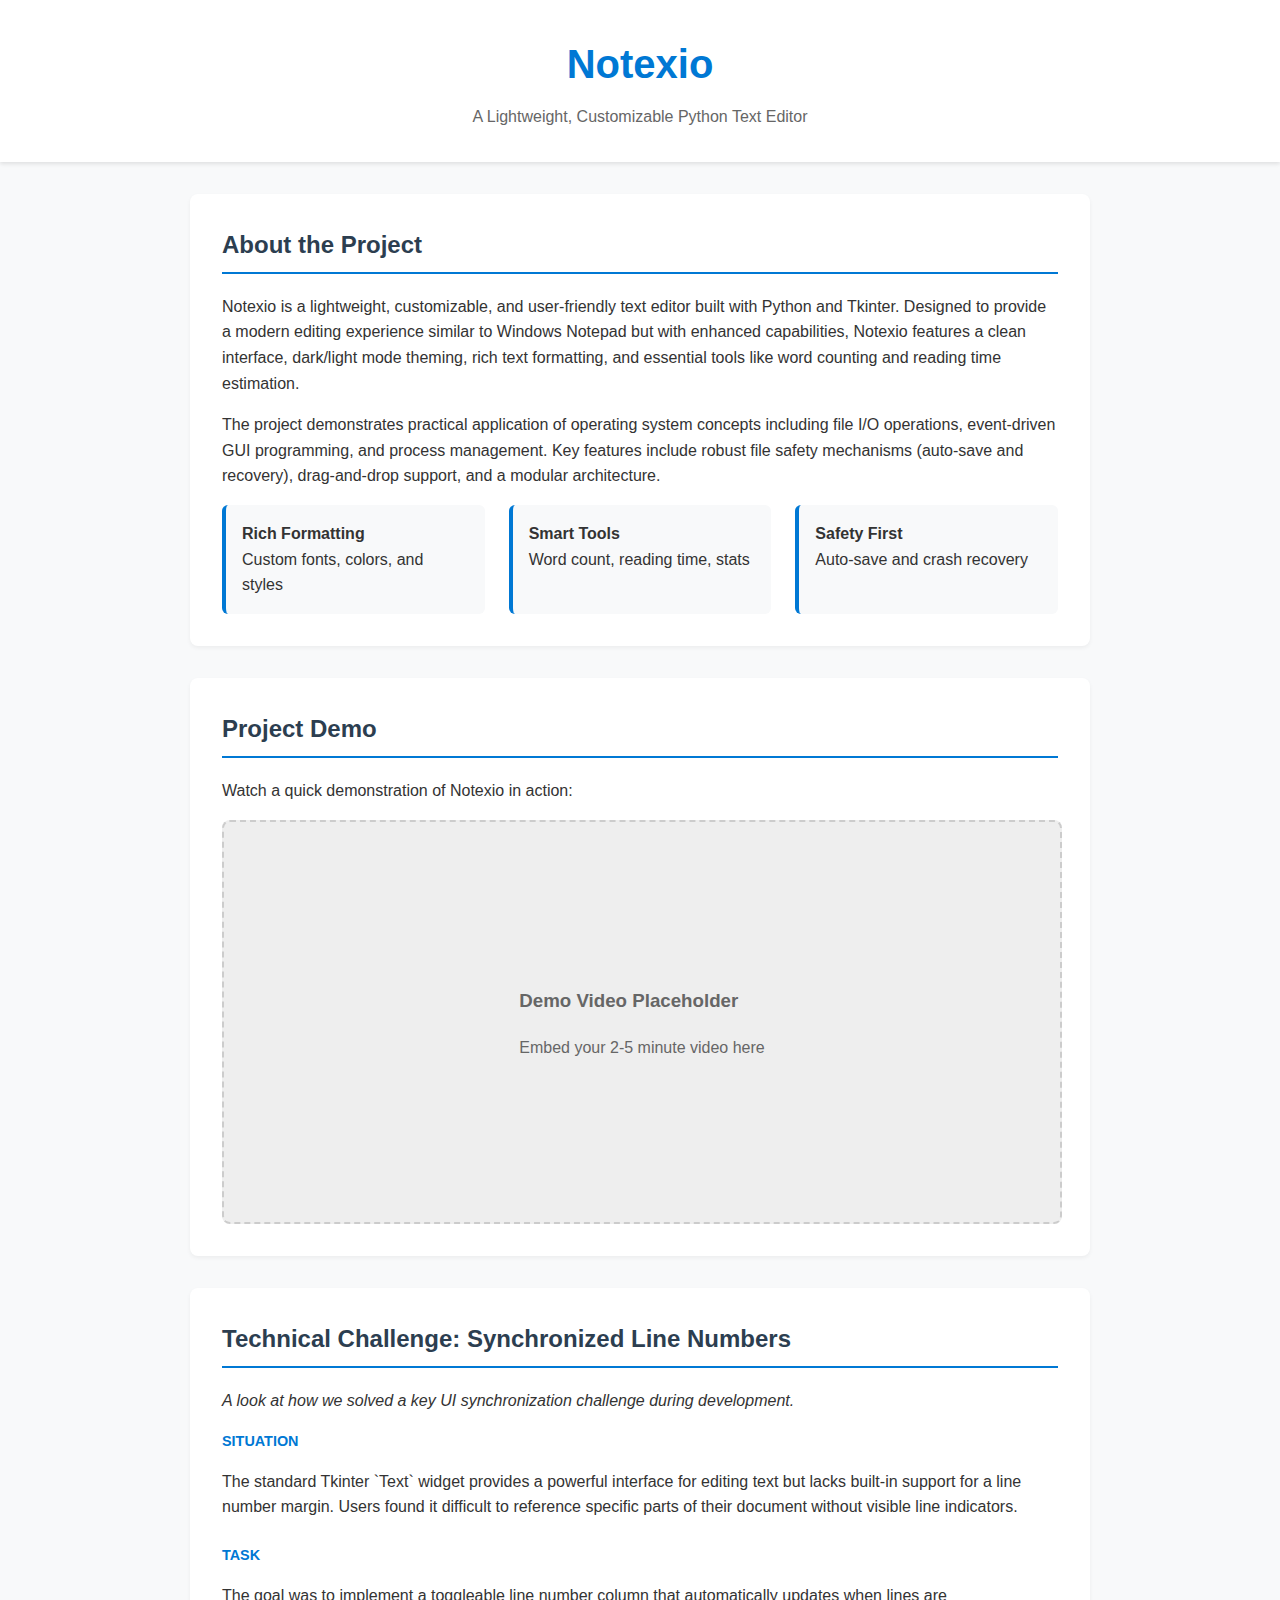
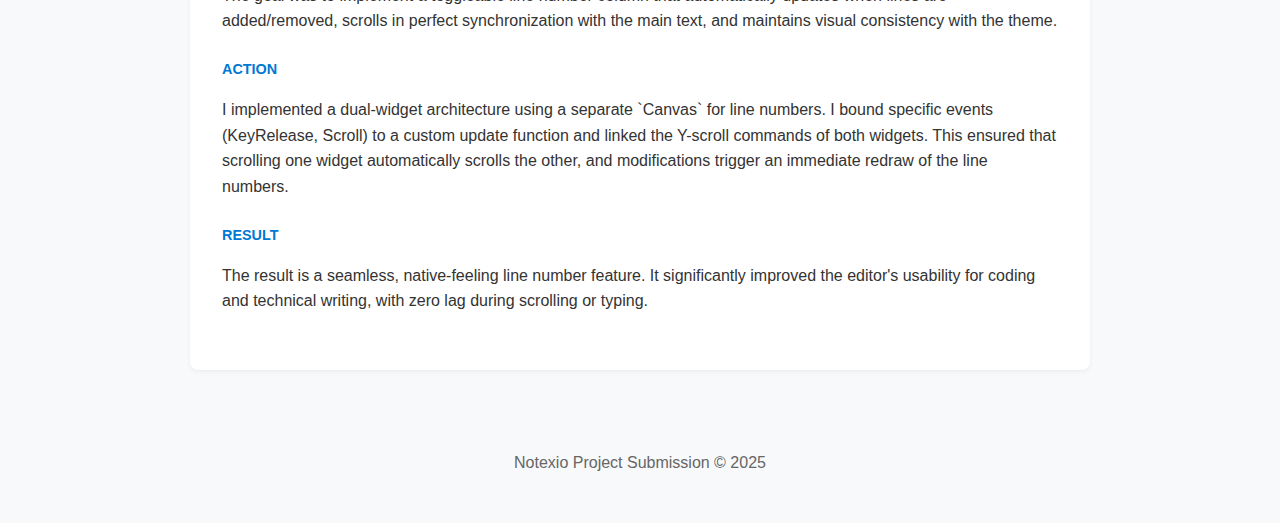
<file: index.html>
<!DOCTYPE html>
<html lang="en">
<head>
    <meta charset="UTF-8">
    <meta name="viewport" content="width=device-width, initial-scale=1.0">
    <title>Notexio - Modern Python Text Editor</title>
    <style>
        :root {
            --primary-color: #0078D4;
            --bg-color: #f8f9fa;
            --text-color: #333;
            --card-bg: #ffffff;
        }

        body {
            font-family: 'Segoe UI', Tahoma, Geneva, Verdana, sans-serif;
            line-height: 1.6;
            margin: 0;
            padding: 0;
            background-color: var(--bg-color);
            color: var(--text-color);
        }

        header {
            background-color: var(--card-bg);
            box-shadow: 0 2px 4px rgba(0,0,0,0.1);
            padding: 2rem 0;
            text-align: center;
        }

        h1 {
            color: var(--primary-color);
            margin: 0;
            font-size: 2.5rem;
        }

        .subtitle {
            color: #666;
            margin-top: 0.5rem;
        }

        .container {
            max-width: 900px;
            margin: 2rem auto;
            padding: 0 1rem;
        }

        .section {
            background: var(--card-bg);
            padding: 2rem;
            border-radius: 8px;
            box-shadow: 0 2px 4px rgba(0,0,0,0.05);
            margin-bottom: 2rem;
        }

        h2 {
            border-bottom: 2px solid var(--primary-color);
            padding-bottom: 0.5rem;
            margin-top: 0;
            color: #2c3e50;
        }

        .star-item {
            margin-bottom: 1.5rem;
        }

        .star-label {
            font-weight: bold;
            color: var(--primary-color);
            display: block;
            margin-bottom: 0.25rem;
            text-transform: uppercase;
            font-size: 0.9rem;
        }

        .video-placeholder {
            background-color: #eee;
            width: 100%;
            height: 400px;
            display: flex;
            align-items: center;
            justify-content: center;
            border-radius: 8px;
            color: #666;
            margin-top: 1rem;
            border: 2px dashed #ccc;
        }

        .features-grid {
            display: grid;
            grid-template-columns: repeat(auto-fit, minmax(250px, 1fr));
            gap: 1.5rem;
            margin-top: 1rem;
        }

        .feature-card {
            background: #f8f9fa;
            padding: 1rem;
            border-radius: 6px;
            border-left: 4px solid var(--primary-color);
        }

        footer {
            text-align: center;
            padding: 2rem;
            color: #666;
        }
    </style>
</head>
<body>

    <header>
        <h1>Notexio</h1>
        <div class="subtitle">A Lightweight, Customizable Python Text Editor</div>
    </header>

    <div class="container">
        <!-- Introduction Section -->
        <section class="section">
            <h2>About the Project</h2>
            <p>
                Notexio is a lightweight, customizable, and user-friendly text editor built with Python and Tkinter. 
                Designed to provide a modern editing experience similar to Windows Notepad but with enhanced capabilities, 
                Notexio features a clean interface, dark/light mode theming, rich text formatting, and essential tools like 
                word counting and reading time estimation.
            </p>
            <p>
                The project demonstrates practical application of operating system concepts including file I/O operations, 
                event-driven GUI programming, and process management. Key features include robust file safety mechanisms 
                (auto-save and recovery), drag-and-drop support, and a modular architecture.
            </p>
            
            <div class="features-grid">
                <div class="feature-card">
                    <strong>Rich Formatting</strong><br>
                    Custom fonts, colors, and styles
                </div>
                <div class="feature-card">
                    <strong>Smart Tools</strong><br>
                    Word count, reading time, stats
                </div>
                <div class="feature-card">
                    <strong>Safety First</strong><br>
                    Auto-save and crash recovery
                </div>
            </div>
        </section>

        <!-- Video Demo Section -->
        <section class="section">
            <h2>Project Demo</h2>
            <p>Watch a quick demonstration of Notexio in action:</p>
            <div class="video-placeholder">
                <!-- Replace this div with your embedded video iframe (e.g., YouTube) -->
                <div>
                    <h3>Demo Video Placeholder</h3>
                    <p>Embed your 2-5 minute video here</p>
                </div>
            </div>
        </section>

        <!-- STAR Report Section -->
        <section class="section">
            <h2>Technical Challenge: Synchronized Line Numbers</h2>
            <p><em>A look at how we solved a key UI synchronization challenge during development.</em></p>
            
            <div class="star-item">
                <span class="star-label">Situation</span>
                <p>The standard Tkinter `Text` widget provides a powerful interface for editing text but lacks built-in support for a line number margin. Users found it difficult to reference specific parts of their document without visible line indicators.</p>
            </div>

            <div class="star-item">
                <span class="star-label">Task</span>
                <p>The goal was to implement a toggleable line number column that automatically updates when lines are added/removed, scrolls in perfect synchronization with the main text, and maintains visual consistency with the theme.</p>
            </div>

            <div class="star-item">
                <span class="star-label">Action</span>
                <p>I implemented a dual-widget architecture using a separate `Canvas` for line numbers. I bound specific events (KeyRelease, Scroll) to a custom update function and linked the Y-scroll commands of both widgets. This ensured that scrolling one widget automatically scrolls the other, and modifications trigger an immediate redraw of the line numbers.</p>
            </div>

            <div class="star-item">
                <span class="star-label">Result</span>
                <p>The result is a seamless, native-feeling line number feature. It significantly improved the editor's usability for coding and technical writing, with zero lag during scrolling or typing.</p>
            </div>
        </section>

    </div>

    <footer>
        <p>Notexio Project Submission &copy; 2025</p>
    </footer>

</body>
</html>
</file>
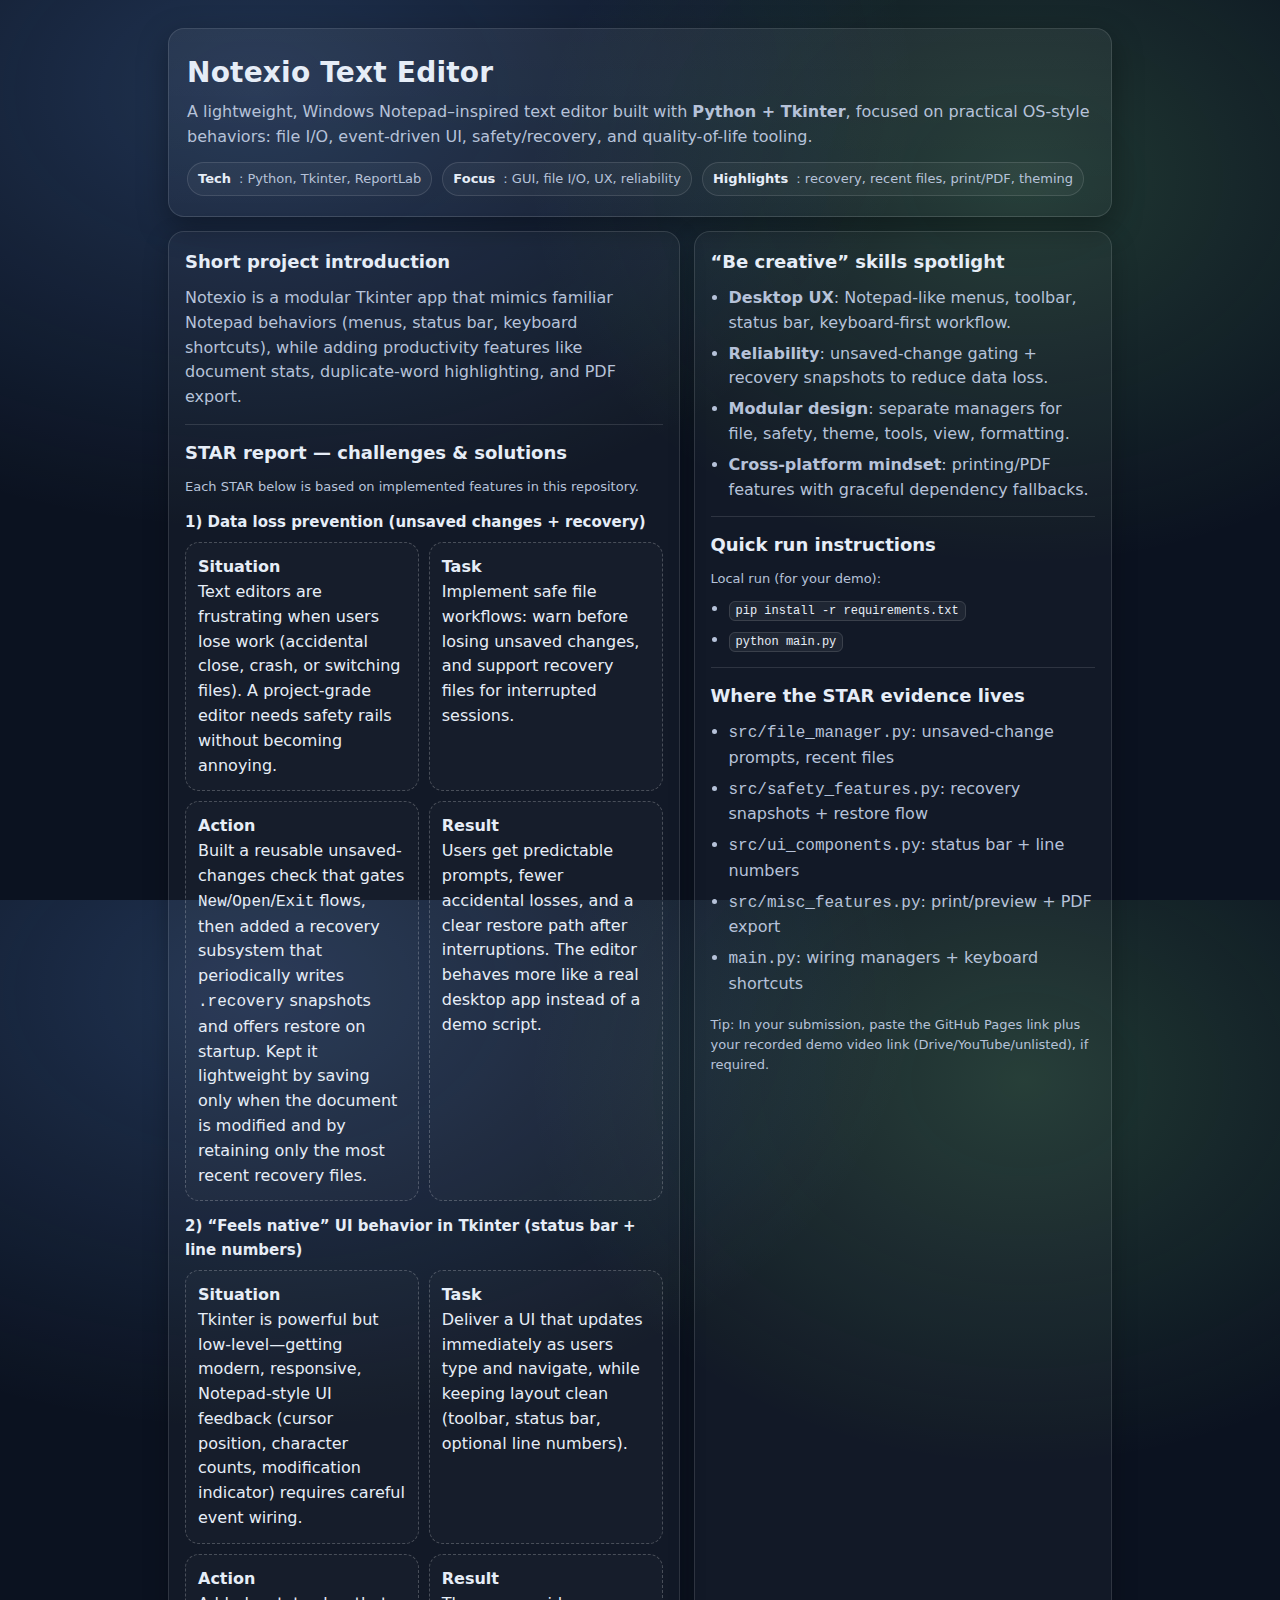
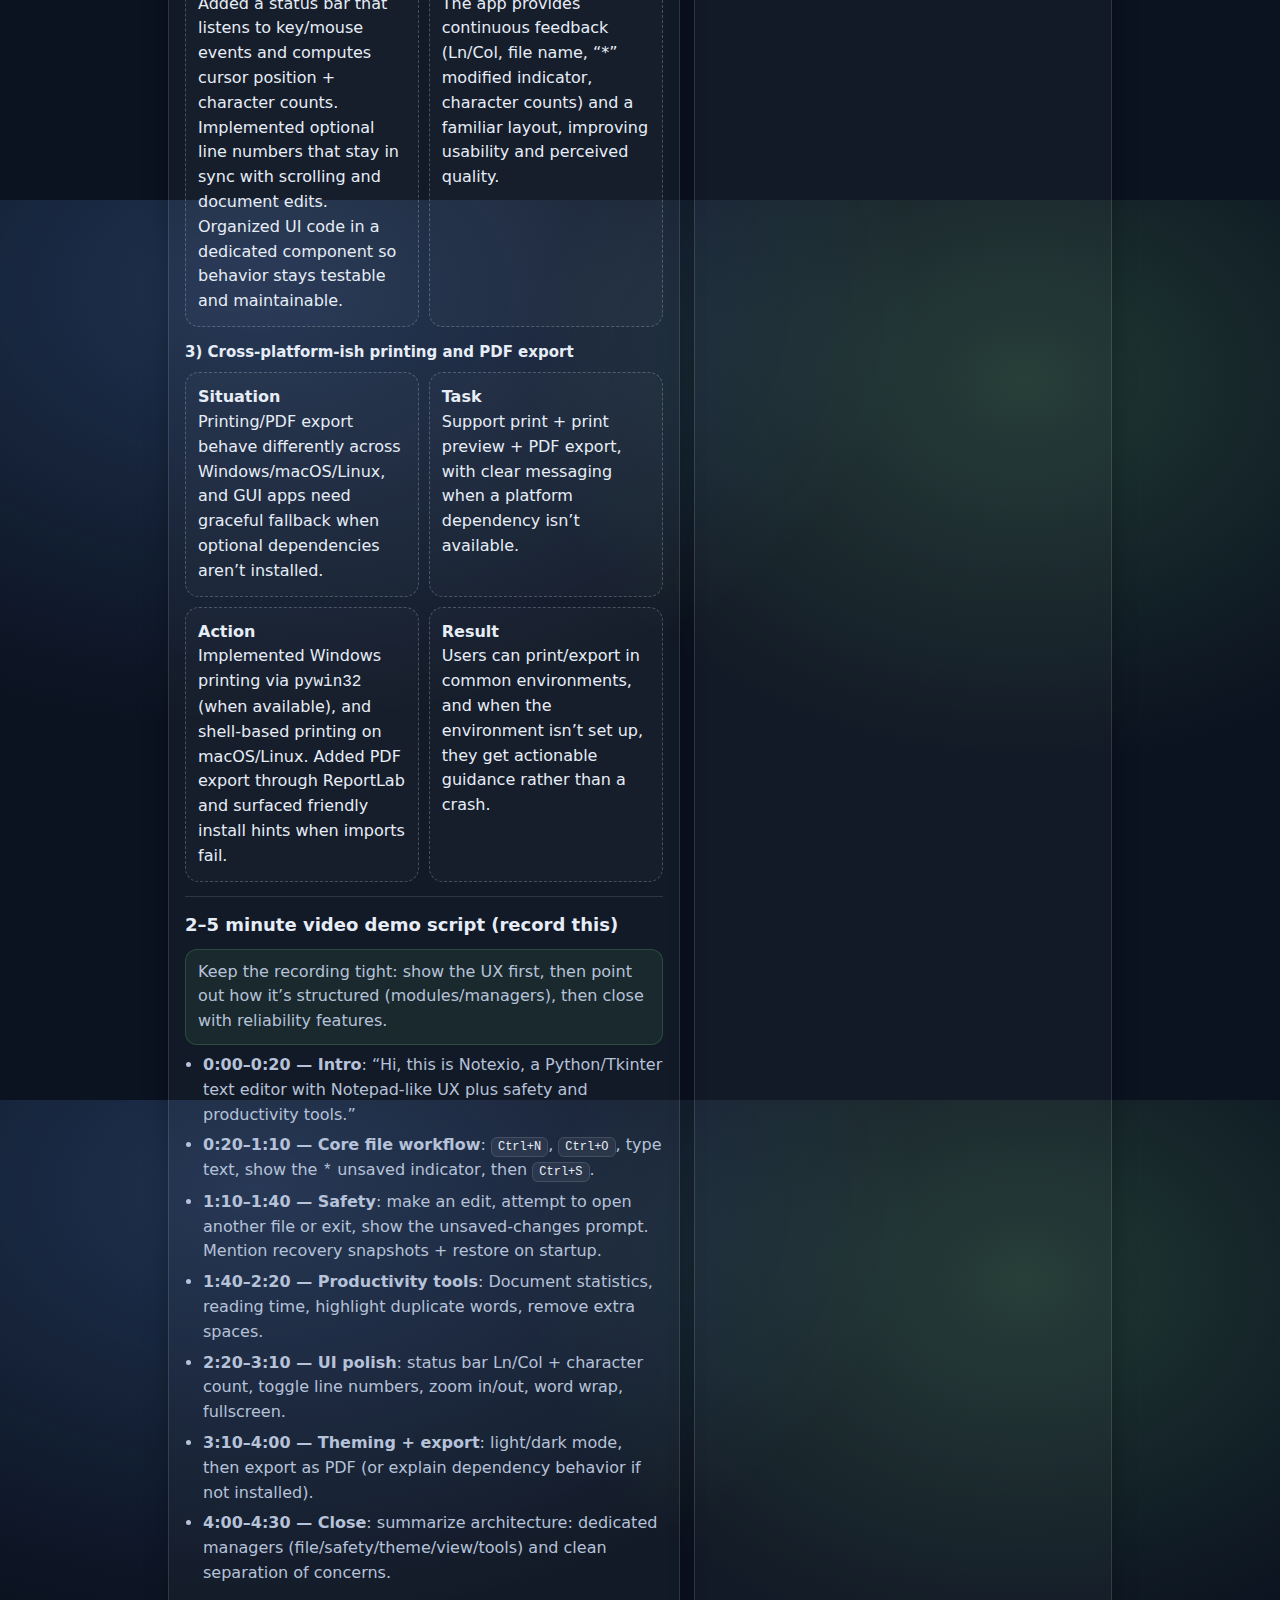
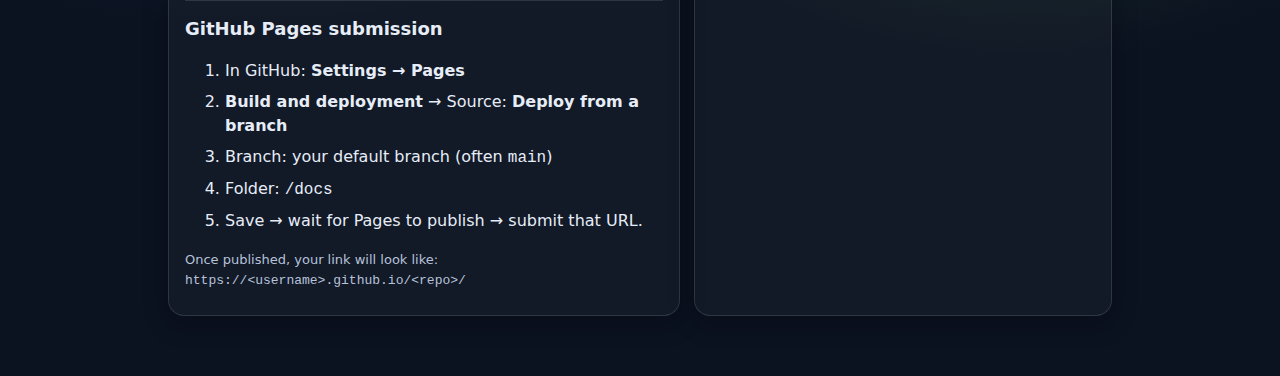
<file: docs/index.html>
<!doctype html>
<html lang="en">
<head>
  <meta charset="utf-8" />
  <meta name="viewport" content="width=device-width, initial-scale=1" />
  <title>Notexio — STAR Report + Demo</title>
  <link rel="stylesheet" href="style.css" />
</head>
<body>
  <div class="container">
    <div class="hero">
      <h1>Notexio Text Editor</h1>
      <p>
        A lightweight, Windows Notepad–inspired text editor built with <strong>Python + Tkinter</strong>, focused on practical OS-style behaviors:
        file I/O, event-driven UI, safety/recovery, and quality-of-life tooling.
      </p>
      <div class="badges">
        <div class="badge"><strong>Tech</strong>: Python, Tkinter, ReportLab</div>
        <div class="badge"><strong>Focus</strong>: GUI, file I/O, UX, reliability</div>
        <div class="badge"><strong>Highlights</strong>: recovery, recent files, print/PDF, theming</div>
      </div>
    </div>

    <div class="grid">
      <div class="card">
        <h2>Short project introduction</h2>
        <p>
          Notexio is a modular Tkinter app that mimics familiar Notepad behaviors (menus, status bar, keyboard shortcuts), while adding
          productivity features like document stats, duplicate-word highlighting, and PDF export.
        </p>

        <div class="hr"></div>

        <h2>STAR report — challenges & solutions</h2>
        <p class="small">Each STAR below is based on implemented features in this repository.</p>

        <h3>1) Data loss prevention (unsaved changes + recovery)</h3>
        <div class="star">
          <div class="starBlock"><strong>Situation</strong><br/>Text editors are frustrating when users lose work (accidental close, crash, or switching files). A project-grade editor needs safety rails without becoming annoying.</div>
          <div class="starBlock"><strong>Task</strong><br/>Implement safe file workflows: warn before losing unsaved changes, and support recovery files for interrupted sessions.</div>
          <div class="starBlock"><strong>Action</strong><br/>
            Built a reusable unsaved-changes check that gates <code>New</code>/<code>Open</code>/<code>Exit</code> flows, then added a recovery subsystem that periodically writes <code>.recovery</code> snapshots and offers restore on startup.
            Kept it lightweight by saving only when the document is modified and by retaining only the most recent recovery files.
          </div>
          <div class="starBlock"><strong>Result</strong><br/>Users get predictable prompts, fewer accidental losses, and a clear restore path after interruptions. The editor behaves more like a real desktop app instead of a demo script.</div>
        </div>

        <h3>2) “Feels native” UI behavior in Tkinter (status bar + line numbers)</h3>
        <div class="star">
          <div class="starBlock"><strong>Situation</strong><br/>Tkinter is powerful but low-level—getting modern, responsive, Notepad-style UI feedback (cursor position, character counts, modification indicator) requires careful event wiring.</div>
          <div class="starBlock"><strong>Task</strong><br/>Deliver a UI that updates immediately as users type and navigate, while keeping layout clean (toolbar, status bar, optional line numbers).</div>
          <div class="starBlock"><strong>Action</strong><br/>
            Added a status bar that listens to key/mouse events and computes cursor position + character counts. Implemented optional line numbers that stay in sync with scrolling and document edits.
            Organized UI code in a dedicated component so behavior stays testable and maintainable.
          </div>
          <div class="starBlock"><strong>Result</strong><br/>The app provides continuous feedback (Ln/Col, file name, “*” modified indicator, character counts) and a familiar layout, improving usability and perceived quality.</div>
        </div>

        <h3>3) Cross-platform-ish printing and PDF export</h3>
        <div class="star">
          <div class="starBlock"><strong>Situation</strong><br/>Printing/PDF export behave differently across Windows/macOS/Linux, and GUI apps need graceful fallback when optional dependencies aren’t installed.</div>
          <div class="starBlock"><strong>Task</strong><br/>Support print + print preview + PDF export, with clear messaging when a platform dependency isn’t available.</div>
          <div class="starBlock"><strong>Action</strong><br/>
            Implemented Windows printing via <code>pywin32</code> (when available), and shell-based printing on macOS/Linux. Added PDF export through ReportLab and surfaced friendly install hints when imports fail.
          </div>
          <div class="starBlock"><strong>Result</strong><br/>Users can print/export in common environments, and when the environment isn’t set up, they get actionable guidance rather than a crash.</div>
        </div>

        <div class="hr"></div>

        <h2>2–5 minute video demo script (record this)</h2>
        <div class="callout">
          Keep the recording tight: show the UX first, then point out how it’s structured (modules/managers), then close with reliability features.
        </div>
        <ul>
          <li><strong>0:00–0:20 — Intro</strong>: “Hi, this is Notexio, a Python/Tkinter text editor with Notepad-like UX plus safety and productivity tools.”</li>
          <li><strong>0:20–1:10 — Core file workflow</strong>: <span class="kbd">Ctrl+N</span>, <span class="kbd">Ctrl+O</span>, type text, show the <code>*</code> unsaved indicator, then <span class="kbd">Ctrl+S</span>.</li>
          <li><strong>1:10–1:40 — Safety</strong>: make an edit, attempt to open another file or exit, show the unsaved-changes prompt. Mention recovery snapshots + restore on startup.</li>
          <li><strong>1:40–2:20 — Productivity tools</strong>: Document statistics, reading time, highlight duplicate words, remove extra spaces.</li>
          <li><strong>2:20–3:10 — UI polish</strong>: status bar Ln/Col + character count, toggle line numbers, zoom in/out, word wrap, fullscreen.</li>
          <li><strong>3:10–4:00 — Theming + export</strong>: light/dark mode, then export as PDF (or explain dependency behavior if not installed).</li>
          <li><strong>4:00–4:30 — Close</strong>: summarize architecture: dedicated managers (file/safety/theme/view/tools) and clean separation of concerns.</li>
        </ul>

        <div class="hr"></div>

        <h2>GitHub Pages submission</h2>
        <ol>
          <li>In GitHub: <strong>Settings → Pages</strong></li>
          <li><strong>Build and deployment</strong> → Source: <strong>Deploy from a branch</strong></li>
          <li>Branch: your default branch (often <code>main</code>)</li>
          <li>Folder: <code>/docs</code></li>
          <li>Save → wait for Pages to publish → submit that URL.</li>
        </ol>
        <p class="small">
          Once published, your link will look like: <code>https://&lt;username&gt;.github.io/&lt;repo&gt;/</code>
        </p>
      </div>

      <div class="card">
        <h2>“Be creative” skills spotlight</h2>
        <ul>
          <li><strong>Desktop UX</strong>: Notepad-like menus, toolbar, status bar, keyboard-first workflow.</li>
          <li><strong>Reliability</strong>: unsaved-change gating + recovery snapshots to reduce data loss.</li>
          <li><strong>Modular design</strong>: separate managers for file, safety, theme, tools, view, formatting.</li>
          <li><strong>Cross-platform mindset</strong>: printing/PDF features with graceful dependency fallbacks.</li>
        </ul>

        <div class="hr"></div>

        <h2>Quick run instructions</h2>
        <p class="small">Local run (for your demo):</p>
        <ul>
          <li><span class="kbd">pip install -r requirements.txt</span></li>
          <li><span class="kbd">python main.py</span></li>
        </ul>

        <div class="hr"></div>

        <h2>Where the STAR evidence lives</h2>
        <ul>
          <li><code>src/file_manager.py</code>: unsaved-change prompts, recent files</li>
          <li><code>src/safety_features.py</code>: recovery snapshots + restore flow</li>
          <li><code>src/ui_components.py</code>: status bar + line numbers</li>
          <li><code>src/misc_features.py</code>: print/preview + PDF export</li>
          <li><code>main.py</code>: wiring managers + keyboard shortcuts</li>
        </ul>

        <div class="footer">
          Tip: In your submission, paste the GitHub Pages link plus your recorded demo video link (Drive/YouTube/unlisted), if required.
        </div>
      </div>
    </div>
  </div>
</body>
</html>
</file>
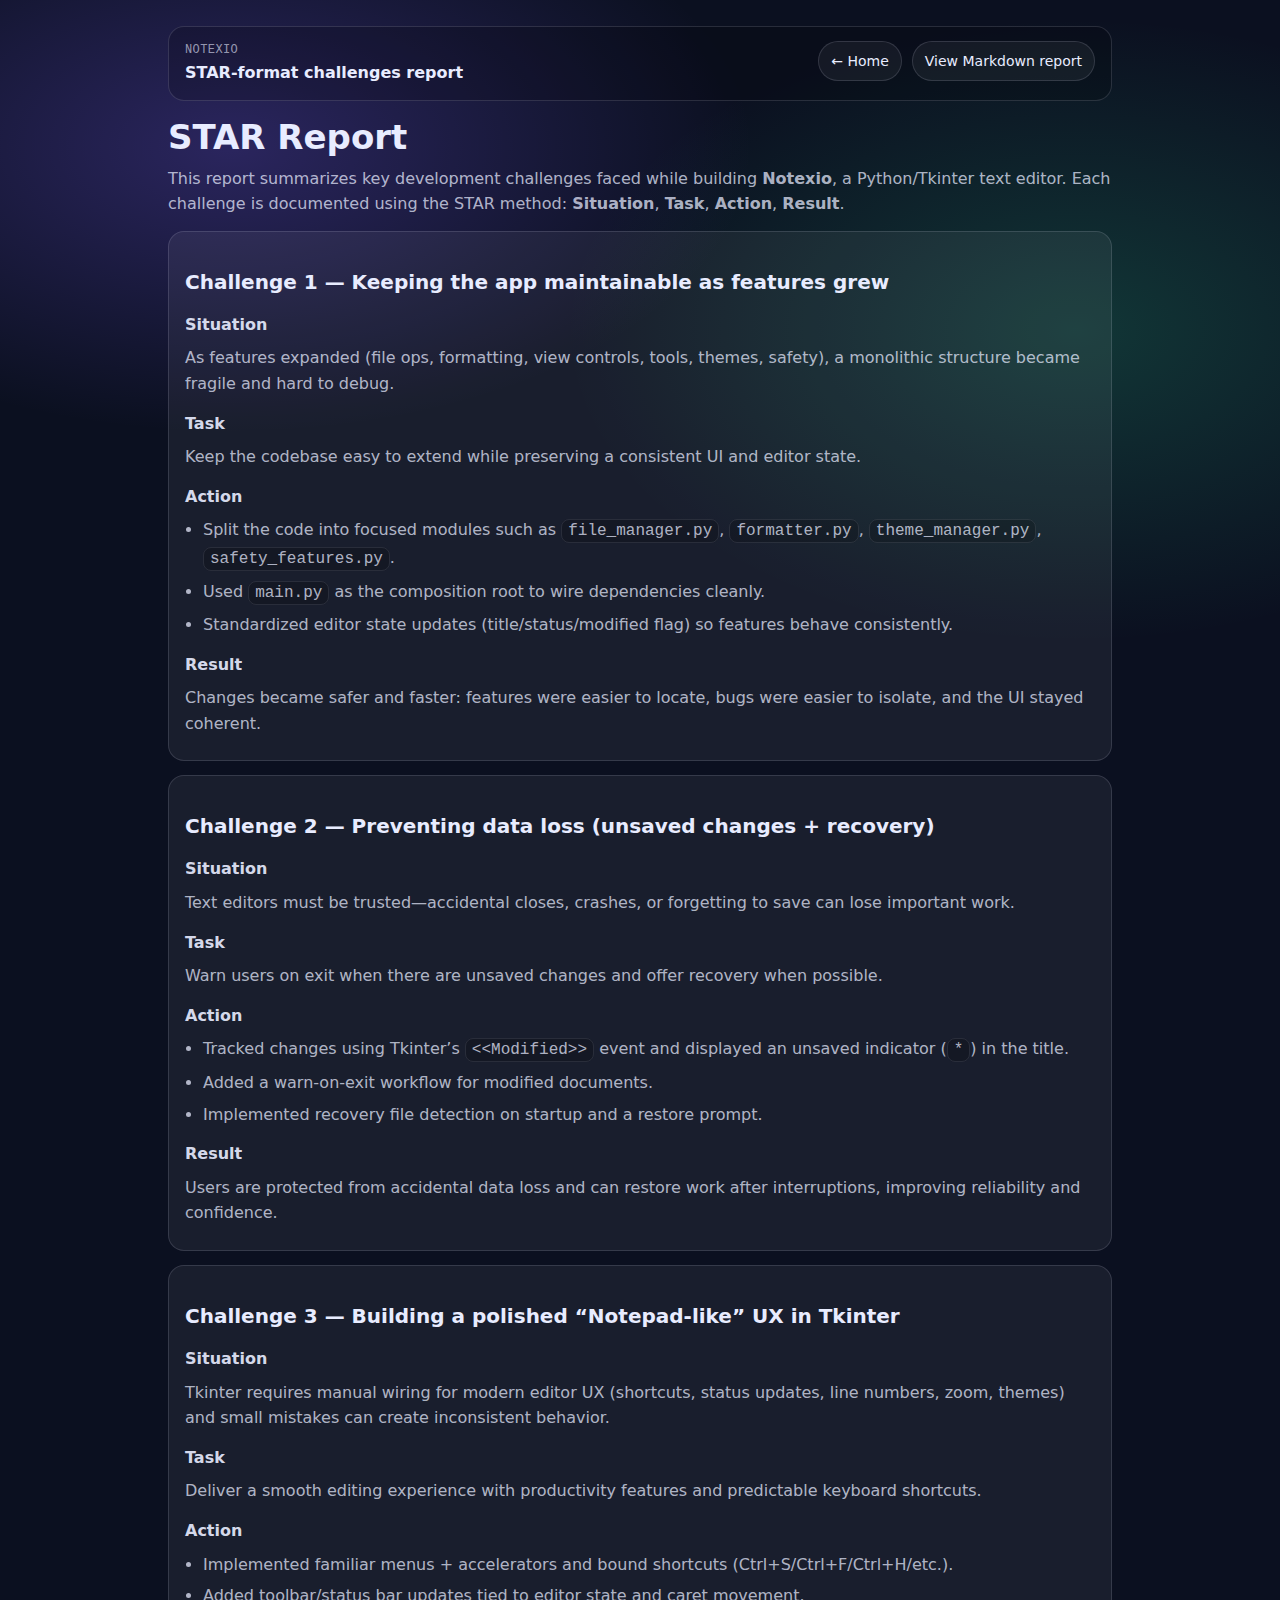
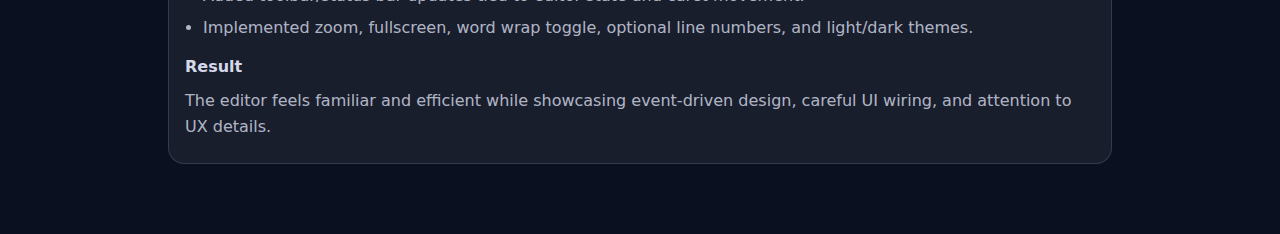
<file: docs/report.html>
<!doctype html>
<html lang="en">
<head>
  <meta charset="utf-8" />
  <meta name="viewport" content="width=device-width, initial-scale=1" />
  <title>Notexio — STAR Report</title>
  <style>
    :root{
      --bg:#0b1020;
      --text:#e8ecff;
      --muted:rgba(232,236,255,.74);
      --panel:rgba(255,255,255,.06);
      --border:rgba(232,236,255,.14);
      --brand:#7c5cff;
      --radius:16px;
      --mono: ui-monospace, SFMono-Regular, Menlo, Monaco, Consolas, "Liberation Mono", "Courier New", monospace;
      --sans: ui-sans-serif, system-ui, -apple-system, Segoe UI, Roboto, Ubuntu, Cantarell, Noto Sans, Helvetica, Arial;
    }
    *{box-sizing:border-box}
    body{
      margin:0;
      font-family:var(--sans);
      background:
        radial-gradient(950px 520px at 18% 8%, rgba(124,92,255,.28), transparent 55%),
        radial-gradient(850px 520px at 84% 18%, rgba(46,229,157,.18), transparent 60%),
        var(--bg);
      color:var(--text);
      line-height:1.6;
    }
    .wrap{ max-width: 980px; margin: 0 auto; padding: 26px 18px 70px; }
    .top{
      display:flex; justify-content:space-between; gap:12px; align-items:flex-start; flex-wrap:wrap;
      padding: 14px 16px;
      border:1px solid var(--border);
      background:rgba(0,0,0,.18);
      border-radius: var(--radius);
    }
    a{ color: var(--text); text-decoration:none }
    a:hover{ text-decoration:underline }
    .pill{
      display:inline-flex; align-items:center; gap:8px;
      padding:8px 12px;
      border-radius:999px;
      border:1px solid var(--border);
      background:rgba(255,255,255,.05);
      font-size:14px;
    }
    h1{ margin: 16px 0 8px; font-size: 34px; line-height: 1.2; }
    h2{ margin: 18px 0 8px; font-size: 20px; }
    h3{ margin: 14px 0 6px; font-size: 16px; color: rgba(232,236,255,.92) }
    p{ margin: 8px 0; color: var(--muted) }
    .card{
      margin-top: 14px;
      border:1px solid var(--border);
      background: var(--panel);
      border-radius: var(--radius);
      padding: 16px;
    }
    ul{ margin: 8px 0 0; padding-left: 18px; color: var(--muted) }
    li{ margin: 6px 0 }
    code{ font-family: var(--mono); background: rgba(0,0,0,.18); padding: 2px 6px; border-radius: 8px; border: 1px solid rgba(232,236,255,.10) }
    .label{ font-family: var(--mono); font-size: 12px; letter-spacing: .4px; text-transform: uppercase; color: rgba(232,236,255,.62) }
  </style>
</head>
<body>
  <div class="wrap">
    <div class="top">
      <div>
        <div class="label">Notexio</div>
        <div style="font-weight:700">STAR-format challenges report</div>
      </div>
      <div style="display:flex; gap:10px; flex-wrap:wrap">
        <a class="pill" href="index.html">← Home</a>
        <a class="pill" href="../REPORT_STAR.md">View Markdown report</a>
      </div>
    </div>

    <h1>STAR Report</h1>
    <p>
      This report summarizes key development challenges faced while building <b>Notexio</b>, a Python/Tkinter text editor.
      Each challenge is documented using the STAR method: <b>Situation</b>, <b>Task</b>, <b>Action</b>, <b>Result</b>.
    </p>

    <div class="card">
      <h2>Challenge 1 — Keeping the app maintainable as features grew</h2>
      <h3>Situation</h3>
      <p>As features expanded (file ops, formatting, view controls, tools, themes, safety), a monolithic structure became fragile and hard to debug.</p>
      <h3>Task</h3>
      <p>Keep the codebase easy to extend while preserving a consistent UI and editor state.</p>
      <h3>Action</h3>
      <ul>
        <li>Split the code into focused modules such as <code>file_manager.py</code>, <code>formatter.py</code>, <code>theme_manager.py</code>, <code>safety_features.py</code>.</li>
        <li>Used <code>main.py</code> as the composition root to wire dependencies cleanly.</li>
        <li>Standardized editor state updates (title/status/modified flag) so features behave consistently.</li>
      </ul>
      <h3>Result</h3>
      <p>Changes became safer and faster: features were easier to locate, bugs were easier to isolate, and the UI stayed coherent.</p>
    </div>

    <div class="card">
      <h2>Challenge 2 — Preventing data loss (unsaved changes + recovery)</h2>
      <h3>Situation</h3>
      <p>Text editors must be trusted—accidental closes, crashes, or forgetting to save can lose important work.</p>
      <h3>Task</h3>
      <p>Warn users on exit when there are unsaved changes and offer recovery when possible.</p>
      <h3>Action</h3>
      <ul>
        <li>Tracked changes using Tkinter’s <code>&lt;&lt;Modified&gt;&gt;</code> event and displayed an unsaved indicator (<code>*</code>) in the title.</li>
        <li>Added a warn-on-exit workflow for modified documents.</li>
        <li>Implemented recovery file detection on startup and a restore prompt.</li>
      </ul>
      <h3>Result</h3>
      <p>Users are protected from accidental data loss and can restore work after interruptions, improving reliability and confidence.</p>
    </div>

    <div class="card">
      <h2>Challenge 3 — Building a polished “Notepad-like” UX in Tkinter</h2>
      <h3>Situation</h3>
      <p>Tkinter requires manual wiring for modern editor UX (shortcuts, status updates, line numbers, zoom, themes) and small mistakes can create inconsistent behavior.</p>
      <h3>Task</h3>
      <p>Deliver a smooth editing experience with productivity features and predictable keyboard shortcuts.</p>
      <h3>Action</h3>
      <ul>
        <li>Implemented familiar menus + accelerators and bound shortcuts (Ctrl+S/Ctrl+F/Ctrl+H/etc.).</li>
        <li>Added toolbar/status bar updates tied to editor state and caret movement.</li>
        <li>Implemented zoom, fullscreen, word wrap toggle, optional line numbers, and light/dark themes.</li>
      </ul>
      <h3>Result</h3>
      <p>The editor feels familiar and efficient while showcasing event-driven design, careful UI wiring, and attention to UX details.</p>
    </div>

  </div>
</body>
</html>
</file>
<file: docs/style.css>
:root{
  --bg:#0b1220;
  --panel:#0f1a2f;
  --text:#e6edf7;
  --muted:#b6c2d9;
  --brand:#6aa6ff;
  --brand2:#7ee787;
  --border:rgba(255,255,255,.12);
  --shadow: 0 10px 30px rgba(0,0,0,.35);
}
*{box-sizing:border-box}
html,body{height:100%}
body{
  margin:0;
  font-family: ui-sans-serif, system-ui, -apple-system, Segoe UI, Roboto, Helvetica, Arial, "Apple Color Emoji", "Segoe UI Emoji";
  background: radial-gradient(1200px 800px at 20% 10%, rgba(106,166,255,.22), transparent 55%),
              radial-gradient(900px 700px at 80% 20%, rgba(126,231,135,.18), transparent 55%),
              var(--bg);
  color:var(--text);
  line-height:1.55;
}
a{color:var(--brand); text-decoration:none}
a:hover{text-decoration:underline}

.container{max-width:980px; margin:0 auto; padding:28px 18px 60px}
.hero{
  background: linear-gradient(180deg, rgba(255,255,255,.06), rgba(255,255,255,.03));
  border:1px solid var(--border);
  border-radius:16px;
  padding:20px 18px;
  box-shadow:var(--shadow);
}
.hero h1{margin:2px 0 6px; font-size:28px; letter-spacing:.2px}
.hero p{margin:6px 0 0; color:var(--muted)}
.badges{display:flex; flex-wrap:wrap; gap:10px; margin-top:12px}
.badge{
  display:inline-flex;
  align-items:center;
  gap:8px;
  padding:6px 10px;
  border-radius:999px;
  border:1px solid var(--border);
  background:rgba(255,255,255,.04);
  color:var(--muted);
  font-size:13px;
}
.badge strong{color:var(--text); font-weight:650}

.grid{display:grid; grid-template-columns: 1fr; gap:14px; margin-top:14px}
@media(min-width:920px){
  .grid{grid-template-columns: 1.1fr .9fr}
}
.card{
  background: rgba(255,255,255,.03);
  border:1px solid var(--border);
  border-radius:16px;
  padding:16px 16px;
  box-shadow: 0 8px 25px rgba(0,0,0,.25);
}
.card h2{margin:0 0 10px; font-size:18px}
.card h3{margin:14px 0 8px; font-size:15px; color:var(--text)}
.card p{margin:8px 0; color:var(--muted)}
.card ul{margin:8px 0 0; padding-left:18px; color:var(--muted)}
.card li{margin:6px 0}

.kbd{
  font-family: ui-monospace, SFMono-Regular, Menlo, Monaco, Consolas, "Liberation Mono", "Courier New", monospace;
  font-size:12px;
  padding:2px 6px;
  border-radius:6px;
  background:rgba(255,255,255,.06);
  border:1px solid var(--border);
  color:var(--text);
}

.hr{height:1px; background:var(--border); margin:14px 0}
.small{font-size:13px; color:var(--muted)}
.callout{
  border-left:4px solid var(--brand2);
  padding:10px 12px;
  background:rgba(126,231,135,.08);
  border-radius:12px;
  color:var(--muted);
  border:1px solid rgba(126,231,135,.18);
}

.star{
  display:grid;
  grid-template-columns: 1fr;
  gap:10px;
}
@media(min-width:760px){
  .star{grid-template-columns: 1fr 1fr}
}
.starBlock{
  border:1px dashed rgba(255,255,255,.22);
  border-radius:14px;
  padding:12px;
  background:rgba(255,255,255,.02);
}
.starBlock strong{color:var(--text)}

.footer{margin-top:18px; color:var(--muted); font-size:13px}
code{font-family: ui-monospace, SFMono-Regular, Menlo, Monaco, Consolas, "Liberation Mono", "Courier New", monospace}
</file>
